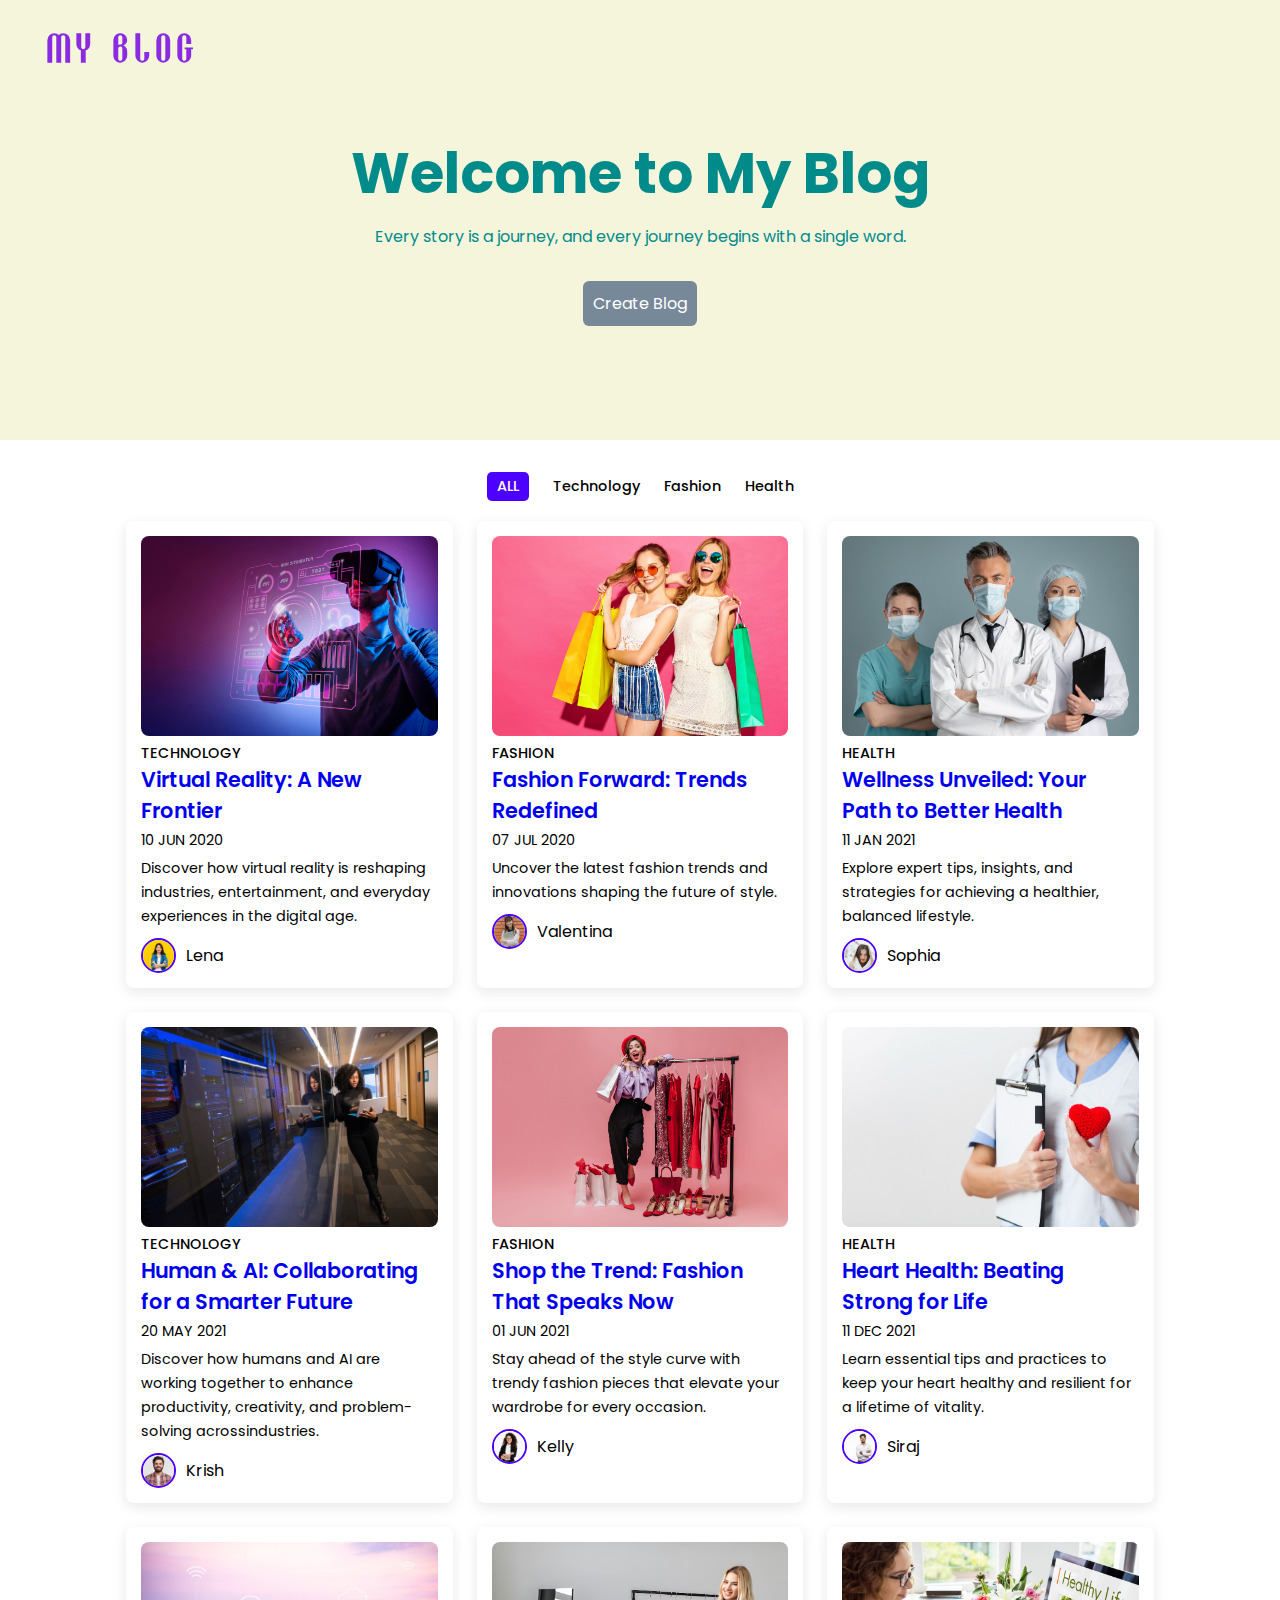
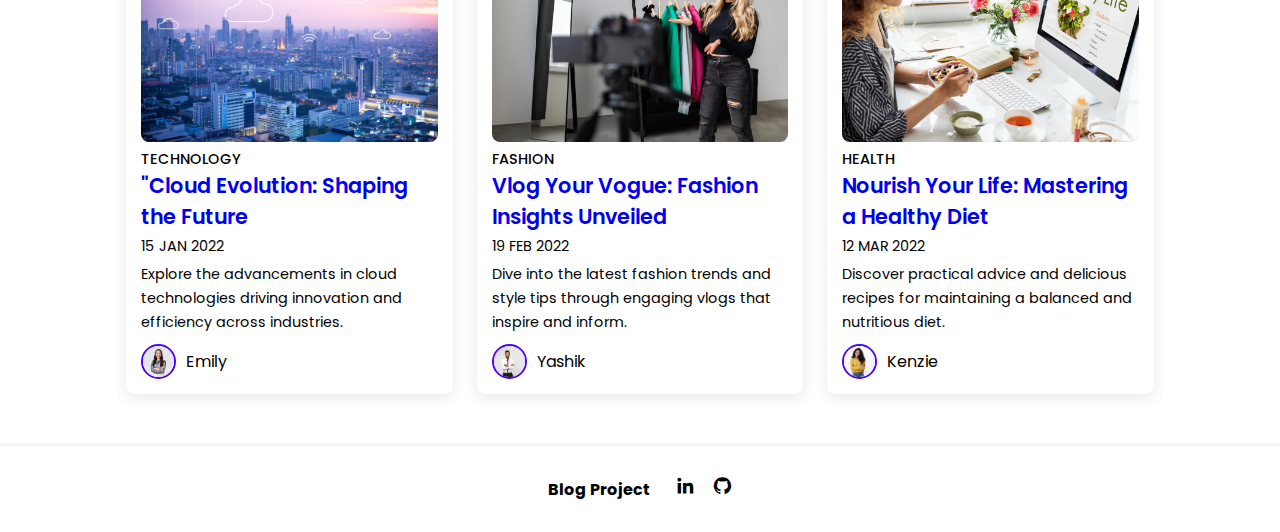
<file: index.html>
<!DOCTYPE html>
<html lang="en">

<head>
    <meta charset="UTF-8">
    <meta name="viewport" content="width=device-width, initial-scale=1.0">
    <title>My Blog</title>
    <link rel="stylesheet" href="blogcss.css">
    <link href='https://unpkg.com/boxicons@2.1.4/css/boxicons.min.css' rel='stylesheet'>
</head>
<body>
    <header>
        <div class="nav container">
            <a href="" class="logo">My Blog<span></span></a>
        </div>
    </header>
    <section class="home" id="home">
        <div class="home-text container">
            <h2 class="home-title">Welcome to My Blog</h2>
            <span class="subtitle">Every story is a journey, and every journey begins with a single word.</span>
            <button class="create-blog" onclick="openModal()">Create Blog</button>
        </div>
    </section>

    <!-- Modal Structure -->
    <div id="blogModal" class="modal">
        <div class="modal-content">
            <span class="close" onclick="closeModal()">&times;</span>
            <h2>Create a New Blog Post</h2>
            <form id="blogForm">
                <label for="imageUpload">Upload an Image:</label>
                <input type="file" id="imageUpload" name="imageUpload" accept="image/*" required><br><br>
    
                <label for="category">Category:</label>
                <input type="text" id="category" name="category" required><br><br>
    
                <label for="title">Title:</label>
                <input type="text" id="title" name="title" required><br><br>
    
                <label for="date">Date of Post:</label>
                <input type="date" id="date" name="date" value="" readonly><br><br>
    
                <label for="description">Post Description:</label><br>
                <textarea id="description" name="description" rows="4" cols="50" required></textarea><br><br>
    
                <label for="creatorPhoto">Post Creator Photo:</label>
                <input type="file" id="creatorPhoto" name="creatorPhoto" accept="image/*" required><br><br>
    
                <label for="creatorName">Creator's Name:</label>
                <input type="text" id="creatorName" name="creatorName" required><br><br>
    
                <button type="submit">Submit</button>
            </form>
        </div>
    </div>

    <div class="filter-post post-container">
        <span class="filters activefilters" data-filter="all">ALL</span>
        <span class="filters " data-filter="technology">Technology</span>
        <span class="filters " data-filter="fashion">Fashion</span>
        <span class="filters " data-filter="health">Health</span>
    </div>


    <section class="posts container">
        <div class="post-box technology">
            <img src="/Images/post-1.jpg" alt="" class="post-image">
            <h2 class="category">Technology</h2>
            <a href="post.html" class="post-title">Virtual Reality: A New Frontier</a>
            <span class="post-date">10 Jun 2020</span>
            <p class="post-descp">Discover how virtual reality is reshaping industries, entertainment, and everyday experiences in the digital age.</p>
            <div class="profile">
                <img src="/Images/profile-1.jpg" alt="" class="profile-picture">
                <span class="profile-name">Lena</span>
            </div>
        </div>

        <div class="post-box fashion">
            <img src="/Images/post-4.jpg" alt="" class="post-image">
            <h2 class="category">Fashion</h2>
            <a href="post.html" class="post-title">Fashion Forward: Trends Redefined</a>
            <span class="post-date">07 Jul 2020</span>
            <p class="post-descp">Uncover the latest fashion trends and innovations shaping the future of style.</p>
            <div class="profile">
                <img src="/Images/profile-2.jpg" alt="" class="profile-picture">
                <span class="profile-name">Valentina</span>
            </div>
        </div>

        <div class="post-box health">
            <img src="/Images/post-7.jpg" alt="" class="post-image">
            <h2 class="category">Health</h2>
            <a href="post.html" class="post-title">Wellness Unveiled: Your Path to Better Health</a>
            <span class="post-date">11 Jan 2021</span>
            <p class="post-descp">Explore expert tips, insights, and strategies for achieving a healthier, balanced lifestyle.</p>
            <div class="profile">
                <img src="/Images/profile-3.jpg" alt="" class="profile-picture">
                <span class="profile-name">Sophia</span>
            </div>
        </div>


        <div class="post-box technology">
            <img src="/Images/post-2.jpg" alt="" class="post-image">
            <h2 class="category">Technology</h2>
            <a href="post.html" class="post-title">Human & AI: Collaborating for a Smarter Future</a>
            <span class="post-date">20 May 2021</span>
            <p class="post-descp">Discover how humans and AI are working together to enhance productivity, creativity, and problem-solving acrossindustries.</p>
            <div class="profile">
                <img src="/Images/profile-4.jpg" alt="" class="profile-picture">
                <span class="profile-name">Krish</span>
            </div>
        </div>
        
        <div class="post-box fashion">
            <img src="/Images/post-5.jpg" alt="" class="post-image">
            <h2 class="category">Fashion</h2>
            <a href="post.html" class="post-title">Shop the Trend: Fashion That Speaks Now</a>
            <span class="post-date">01 Jun 2021</span>
            <p class="post-descp">Stay ahead of the style curve with trendy fashion pieces that elevate your wardrobe for every occasion.</p>
            <div class="profile">
                <img src="/Images/profile-5.jpg" alt="" class="profile-picture">
                <span class="profile-name">Kelly</span>
            </div>
        </div>
        
        <div class="post-box health">
            <img src="/Images/post-8.jpg" alt="" class="post-image">
            <h2 class="category">Health</h2>
            <a href="post.html" class="post-title">Heart Health: Beating Strong for Life</a>
            <span class="post-date">11 Dec 2021</span>
            <p class="post-descp">Learn essential tips and practices to keep your heart healthy and resilient for a lifetime of vitality.</p>
            <div class="profile">
                <img src="/Images/profile-6.jpg" alt="" class="profile-picture">
                <span class="profile-name">Siraj</span>
            </div>
        </div>

        <div class="post-box technology">
            <img src="/Images/post-3.jpg" alt="" class="post-image">
            <h2 class="category">Technology</h2>
            <a href="post.html" class="post-title">"Cloud Evolution: Shaping the Future</a>
            <span class="post-date">15 Jan 2022</span>
            <p class="post-descp">Explore the advancements in cloud technologies driving innovation and efficiency across industries.</p>
            <div class="profile">
                <img src="/Images/profile-7.jpg" alt="" class="profile-picture">
                <span class="profile-name">Emily</span>
            </div>
        </div>

        <div class="post-box fashion">
            <img src="/Images/post-6.jpg" alt="" class="post-image">
            <h2 class="category">Fashion</h2>
            <a href="post.html" class="post-title">Vlog Your Vogue: Fashion Insights Unveiled</a>
            <span class="post-date">19 Feb 2022</span>
            <p class="post-descp">Dive into the latest fashion trends and style tips through engaging vlogs that inspire and inform.</p>
            <div class="profile">
                <img src="/Images/profile-8.jpg" alt="" class="profile-picture">
                <span class="profile-name">Yashik</span>
            </div>
        </div>

        <div class="post-box health">
            <img src="/Images/post-9.jpg" alt="" class="post-image">
            <h2 class="category">Health</h2>
            <a href="post.html" class="post-title">Nourish Your Life: Mastering a Healthy Diet</a>
            <span class="post-date">12 Mar 2022</span>
            <p class="post-descp">Discover practical advice and delicious recipes for maintaining a balanced and nutritious diet.</p>
            <div class="profile">
                <img src="/Images/profile-9.jpg" alt="" class="profile-picture">
                <span class="profile-name">Kenzie</span>
            </div>
        </div>      
    </section>
    <div class="footer">
        <h3>Blog Project</h3>
        <div class="socialLinks">
            <a href="https://www.linkedin.com/in/madhanakokilan-vsb/"><i class='bx bxl-linkedin'></i></a>
            <a href="https://github.com/MadhanaKokilan"><i class='bx bxl-github'></i></a>
        </div>
    </div>






<script src="https://code.jquery.com/jquery-3.7.1.js" integrity="sha256-eKhayi8LEQwp4NKxN+CfCh+3qOVUtJn3QNZ0TciWLP4="crossorigin="anonymous"></script>
<script src="script.js"></script>
</body>

</html>
</file>
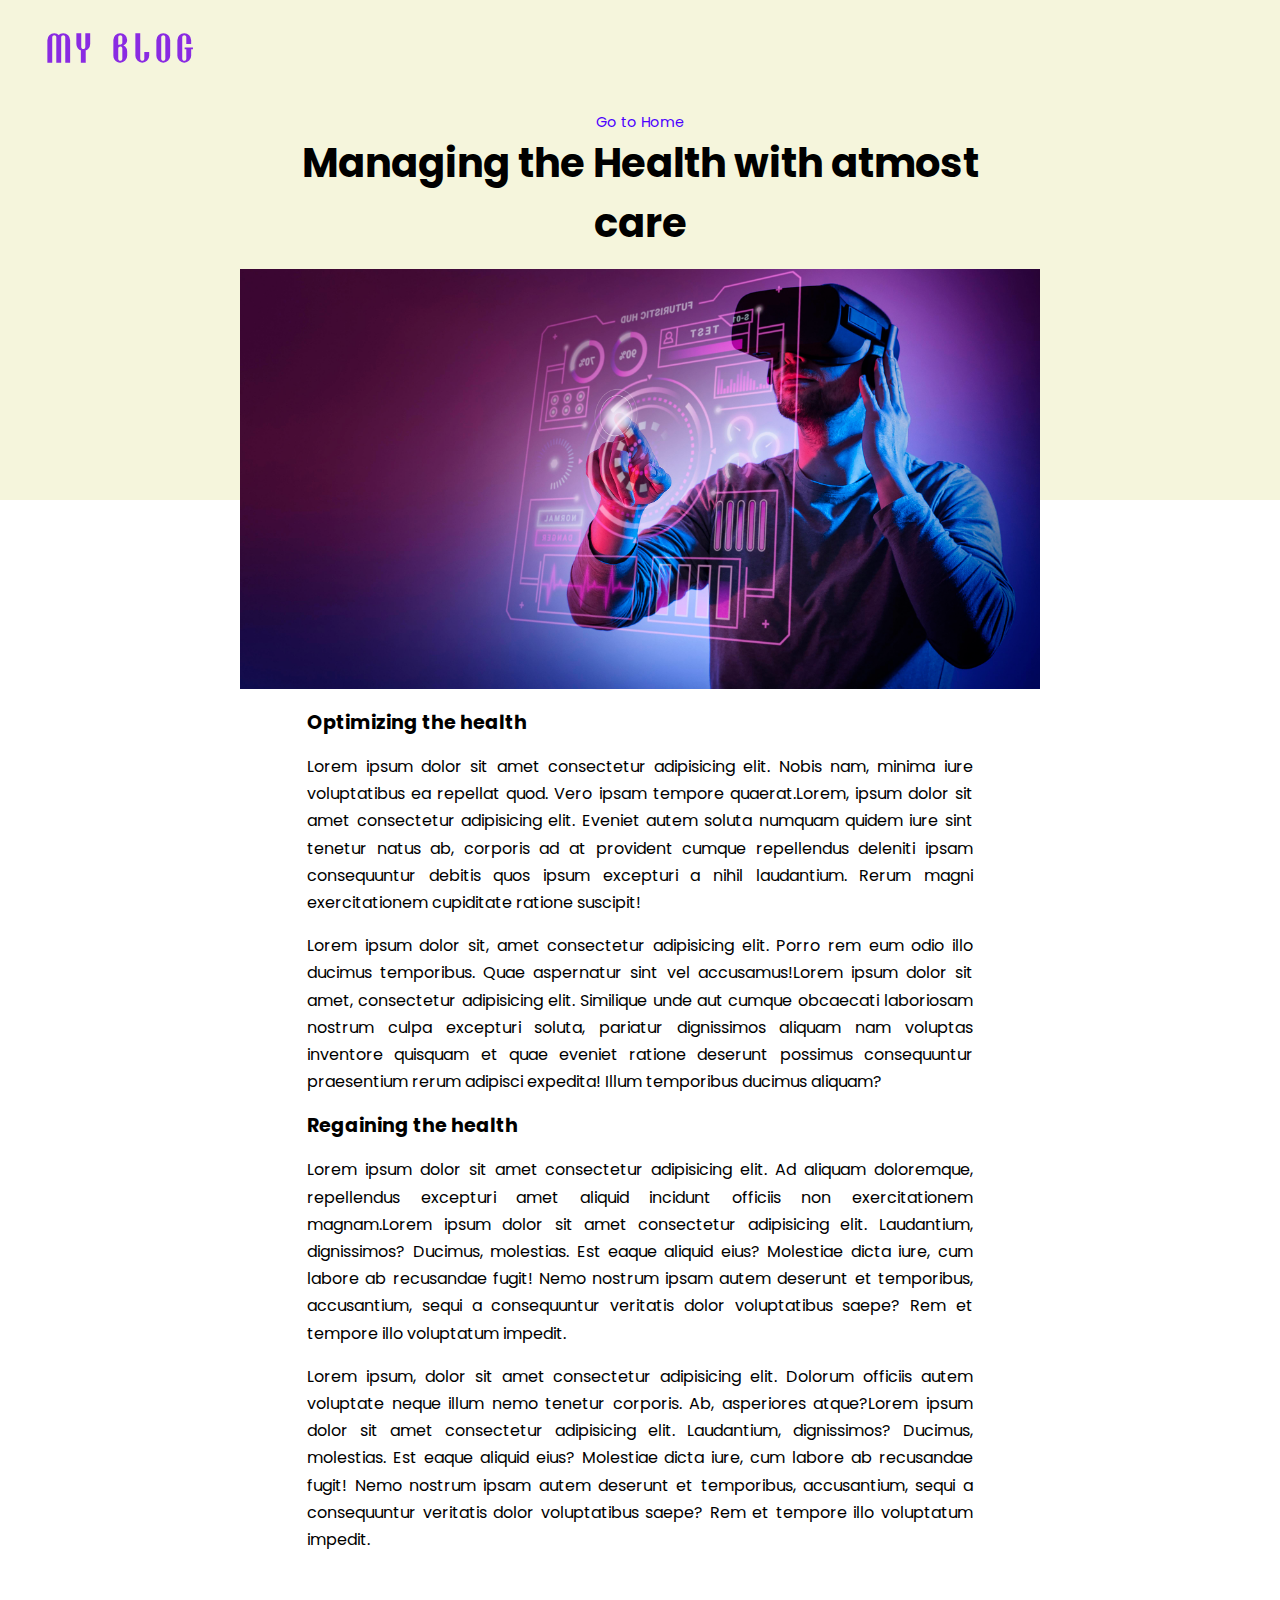
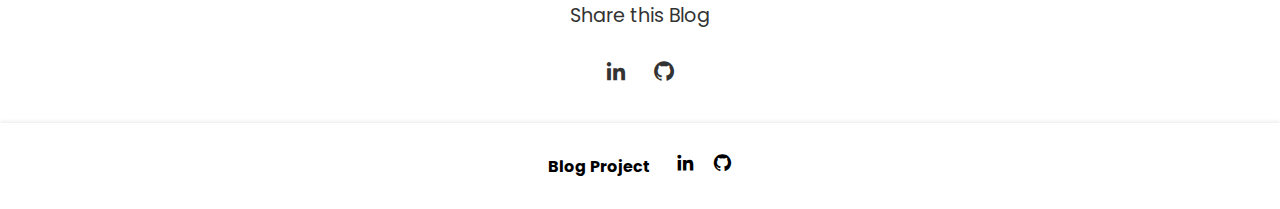
<file: post.html>
<!DOCTYPE html>
<html lang="en">

<head>
    <meta charset="UTF-8">
    <meta name="viewport" content="width=device-width, initial-scale=1.0">
    <title>Blog Post's</title>
    <link rel="stylesheet" href="blogcss.css">
    <link href='https://unpkg.com/boxicons@2.1.4/css/boxicons.min.css' rel='stylesheet'>
</head>

<body>
    <header>
        <div class="nav container">
            <a href="index.html" class="logo">My Blog<span></span></a>
        </div>
    </header>
    
    
    <section class="post-header">
        <div class="head-content post-content">
            <a href="index.html" class="backHome">Go to Home</a>
            <h1 class="header-title">Managing the Health with atmost care</h1>
            <img src="Images/post-1.jpg" alt="image load failed" class="header-image">

        </div>  
    </section>

    
    <section class="blog-content blog-container">
        <h2 class="sub-heading">Optimizing the health</h2>
        <p class="post-details">Lorem ipsum dolor sit amet consectetur adipisicing elit. Nobis nam, minima iure voluptatibus ea repellat quod. Vero ipsam tempore quaerat.Lorem, ipsum dolor sit amet consectetur adipisicing elit. Eveniet autem soluta numquam quidem iure sint tenetur natus ab, corporis ad at provident cumque repellendus deleniti ipsam consequuntur debitis quos ipsum excepturi a nihil laudantium. Rerum magni exercitationem cupiditate ratione suscipit!</p>
        <p class="post-details">Lorem ipsum dolor sit, amet consectetur adipisicing elit. Porro rem eum odio illo ducimus temporibus. Quae aspernatur sint vel accusamus!Lorem ipsum dolor sit amet, consectetur adipisicing elit. Similique unde aut cumque obcaecati laboriosam nostrum culpa excepturi soluta, pariatur dignissimos aliquam nam voluptas inventore quisquam et quae eveniet ratione deserunt possimus consequuntur praesentium rerum adipisci expedita! Illum temporibus ducimus aliquam?</p>
        <h2 class="sub-heading">Regaining the health</h2>
        <p class="post-details">Lorem ipsum dolor sit amet consectetur adipisicing elit. Ad aliquam doloremque, repellendus excepturi amet aliquid incidunt officiis non exercitationem magnam.Lorem ipsum dolor sit amet consectetur adipisicing elit. Laudantium, dignissimos? Ducimus, molestias. Est eaque aliquid eius? Molestiae dicta iure, cum labore ab recusandae fugit! Nemo nostrum ipsam autem deserunt et temporibus, accusantium, sequi a consequuntur veritatis dolor voluptatibus saepe? Rem et tempore illo voluptatum impedit.</p>
        <p class="post-details">Lorem ipsum, dolor sit amet consectetur adipisicing elit. Dolorum officiis autem voluptate neque illum nemo tenetur corporis. Ab, asperiores atque?Lorem ipsum dolor sit amet consectetur adipisicing elit. Laudantium, dignissimos? Ducimus, molestias. Est eaque aliquid eius? Molestiae dicta iure, cum labore ab recusandae fugit! Nemo nostrum ipsam autem deserunt et temporibus, accusantium, sequi a consequuntur veritatis dolor voluptatibus saepe? Rem et tempore illo voluptatum impedit.</p>
    </section>

    <div class="share share-container">
        <span class="share-title">Share this Blog</span>
        <div class="share-social-icons">
            <a href="https://www.linkedin.com/in/madhanakokilan-vsb/"><i class='bx bxl-linkedin'></i></a>
            <a href="https://github.com/MadhanaKokilan"><i class='bx bxl-github'></i></a>
        </div>
    </div>




    <div class="footer">
        <h3>Blog Project</h3>
        <div class="socialLinks">
            <a href="https://www.linkedin.com/in/madhanakokilan-vsb/"><i class='bx bxl-linkedin'></i></a>
            <a href="https://github.com/MadhanaKokilan"><i class='bx bxl-github'></i></a>
        </div>
    </div>

    <script src="https://code.jquery.com/jquery-3.7.1.js"
        integrity="sha256-eKhayi8LEQwp4NKxN+CfCh+3qOVUtJn3QNZ0TciWLP4=" crossorigin="anonymous"></script>
    <script src="script.js"></script>
</body>

</html>
</file>
<file: blogcss.css>
@import url('https://fonts.googleapis.com/css2?family=Poppins:wght@400;500;600;700&display=swap');

@font-face {
    font-family: 'MyCustomFont';
    src: url('Fonts/Gloria.otf') format('woff2');
    font-weight: normal;
    font-style: normal;
}

.poppins-regular {
    font-family: "Poppins", sans-serif;
    font-weight: 400;
    font-style: normal;
}

.poppins-medium {
    font-family: "Poppins", sans-serif;
    font-weight: 500;
    font-style: normal;
}

.poppins-semibold {
    font-family: "Poppins", sans-serif;
    font-weight: 600;
    font-style: normal;
}

.poppins-bold {
    font-family: "Poppins", sans-serif;
    font-weight: 700;
    font-style: normal;
}

*{
    font-family: "Poppins";
    margin: 0;
    padding: 0;
    scroll-behavior: smooth;
    scroll-padding-top: 2rem;
    box-sizing: border-box;
}

:root{
    --container-color:beige;
    --text-color:green;
    --second-color:rgb(76, 0, 255);
    --bg-color:rgb(255, 255, 255);
}
::selection{
    color: var(--bg-color);
    background: var(--second-color);
}
a{
    text-decoration: none;
}

li{
    list-style: none;
}

img{
    width: 100%;
}
section{
    padding: 3rem 0 2rem;
}
header{
    position: fixed;
    top: 0;
    left: 0;
    width: 100%;
    z-index: 100;
}
header.shadow{
    background: var(--bg-color);
    box-shadow: 0 1px 4px hsl(0 4% 14% / 10%);
    transition: 0.3s;

}
header.shadow .logo{
    color: black;
    transition: 0.3s
}
.container{
    max-width:1068px;
    margin: auto;
    width: 100%;
}
.nav{
    display: flex;
    padding: 18px;
    margin-left: 30px;
}
.logo{
    font-family:MyCustomFont, sans-serif;
    text-transform: uppercase;
    font-size: 40px;
    letter-spacing: .4rem;
    font-weight: 600;
    color: blueviolet;
    
}
.loginlink {
    font-size: 20px;
    padding: 20px;
    font-weight: 600;
    color: whitesmoke;
    
}
.home{
    width: 100%;
    min-height: 440px;
    background: var(--container-color);
    display: grid;
    justify-content: center;
    align-items: center;
}
.create-blog{
    background-color: lightslategray;
    color: white;
    font-size: 1rem;
    padding: 10px;
    border-radius: 6px;
    margin-top: 1rem;
    transition: 0.3s;
    border: none;
}
.create-blog:hover{
    background-color: rgb(255, 149, 0);
    border-radius: 20px;
    transition: 0.3s;
    font-size: 2rem;
    
}
.home-text{
    color: darkcyan;
    text-align: center;
    display: flex;
    flex-direction: column;
    align-items: center;
}
.home-title{
    font-size: 3.5rem;
    margin-bottom: 0.5rem;
}
.subtitle{
    font-size: 1rem;
    font-weight: 400;
    margin-bottom: 1rem;
}
.filter-post{
    display: flex;
    justify-content: center;
    align-items: center;
    column-gap: 1.5rem;
    margin-top: 2rem !important;
}
.filters{
    font-size: 0.9rem;
    font-weight: 500;
    cursor: pointer;
}
.activefilters{
    background: var(--second-color);
    color: var(--bg-color);
    padding: 4px 10px;
    border-radius: 5px;

}
.posts{
    display: grid;
    grid-template-columns: repeat(auto-fit, minmax(280px, 1fr));
    gap: 1.5rem;
    padding: 20px;
    margin: 0 auto;
}

.post-box{
    background: var(--bg-color);
    box-shadow: 0 4px 14px hsl(355deg 25% 15% / 10%);
    padding: 15px;
    border-radius: 0.5rem;

}
.post-image{
    width: 100%;
    height: 200px;
    object-fit: cover;
    object-position: center;
    border-radius: 0.5rem;
    
}
.category{
    font-size: 0.9rem;
    font-weight: 500;
    text-transform: uppercase;
    
}
.post-title{
    font-size: 1.3rem;
    font-weight: 600;
    display: -webkit-box;
    -webkit-box-orient: vertical;
    overflow: hidden;
}
.post-date{
    display: flex;
    font-size: .9rem;
    text-transform: uppercase;
    font-weight: 400;
    margin-top: 4px;
    
}
.post-descp{
    font-size: 0.9rem;
    line-height: 1.5rem;
    margin: 5px 0 10px;
    display: -webkit-box;
}
.profile{
    display: flex;
    align-items: center;
    gap: 10px;

}
.profile-picture{
    width: 35px;
    height: 35px;
    border-radius: 50%;
    object-fit: cover;
    object-position: center;
    border: 2px solid var(--second-color);

}
.footer{
    display: flex;
    justify-content: center;
    align-items: center;
    column-gap: 1.5rem;
    margin-top: 2rem !important;
    padding: 30px 0;
    background-color: rgb(255, 255, 255);
    box-shadow: 0 -1px 4px hsl(0 4% 14% / 10%);
}
.footer h3{
    font-size: 1rem;

}
.socialLinks{
    display: flex;
    column-gap: 1rem;
    justify-content: center;
}
.socialLinks .bx{
    font-size: 1.3rem;
    color: black;
}
.socialLinks .bx:hover{
    color: lightseagreen;
    transition: 0.4s;
}

.post-header{
    width: 100%;
    height: 500px;
    background: var(--container-color);

}
.post-content{
    max-width: 800px;
    margin: auto;
    width: 100%;

}
.head-content{
    display: flex;
    flex-direction: column;
    align-items:center;
    margin-top: 4rem !important;

}
.backHome{
    color: var(--second-color);
    font-size: 0.9rem;

}
.header-title{
    width: 90%;
    font-size: 2.5rem;
    color: black;
    text-align: center;
    margin-bottom: 1rem;
}
.header-image{
    width: 100%;
    height: 420px;
    object-fit: cover;
    object-position: center;
}
.blog-content{
    margin-top: 10rem !important;
    margin: 24% 24% 0;
}

.sub-heading{
    font-size: 1.2rem;

}
.post-details{
    font-size: 1rem;
    line-height: 1.7rem;
    margin: 1rem 0 ;
    text-align: justify;
}
.share {
    display: flex;
    flex-direction: column;
    align-items: center;
    row-gap: 1rem;
}

.share-title {
    font-size: 1.2em;
    color: #333;
    margin-bottom: 10px;
    /* Adds space between the text and the icons */
}

.share-social-icons {
    display: flex;
    gap: 1.5rem;
    /* Adds space between the icons */
}

.share-social-icons a {
    font-size: 1.5em;
    color: #333;
    
}

.share-social-icons a:hover {
    color: #ff9800;
    transition: color 0.3s;
}



/* Modal styles */
.modal {
    display: none;
    /* Hidden by default */
    position: fixed;
    /* Stay in place */
    z-index: 1000;
    /* Sit on top */
    left: 0;
    top: 0;
    width: 100%;
    /* Full width */
    height: 100%;
    /* Full height */
    overflow: auto;
    /* Enable scroll if needed */
    background-color: rgb(0, 0, 0);
    /* Fallback color */
    background-color: rgba(0, 0, 0, 0.4);
    /* Black w/ opacity */
}

.modal-content {
    background-color:lightseagreen;
    margin: 15% auto;
    /* 15% from the top and centered */
    padding: 20px;
    border: 1px solid #888;
    width: 80%;
    /* Could be more or less, depending on screen size */
    border-radius: 10px;
}

.close {
    color: #aaa;
    float: right;
    font-size: 28px;
    font-weight: bold;
}

.close:hover,
.close:focus {
    color: black;
    text-decoration: none;
    cursor: pointer;
}

form {
    display: flex;
    flex-direction: column;
}

form label {
    margin: 10px 0 5px;
}

form input,form textarea {
    margin-bottom: 15px;
    padding: 10px;
    border-radius: 5px;
    border: 1px solid #ddd;
}
</file>
